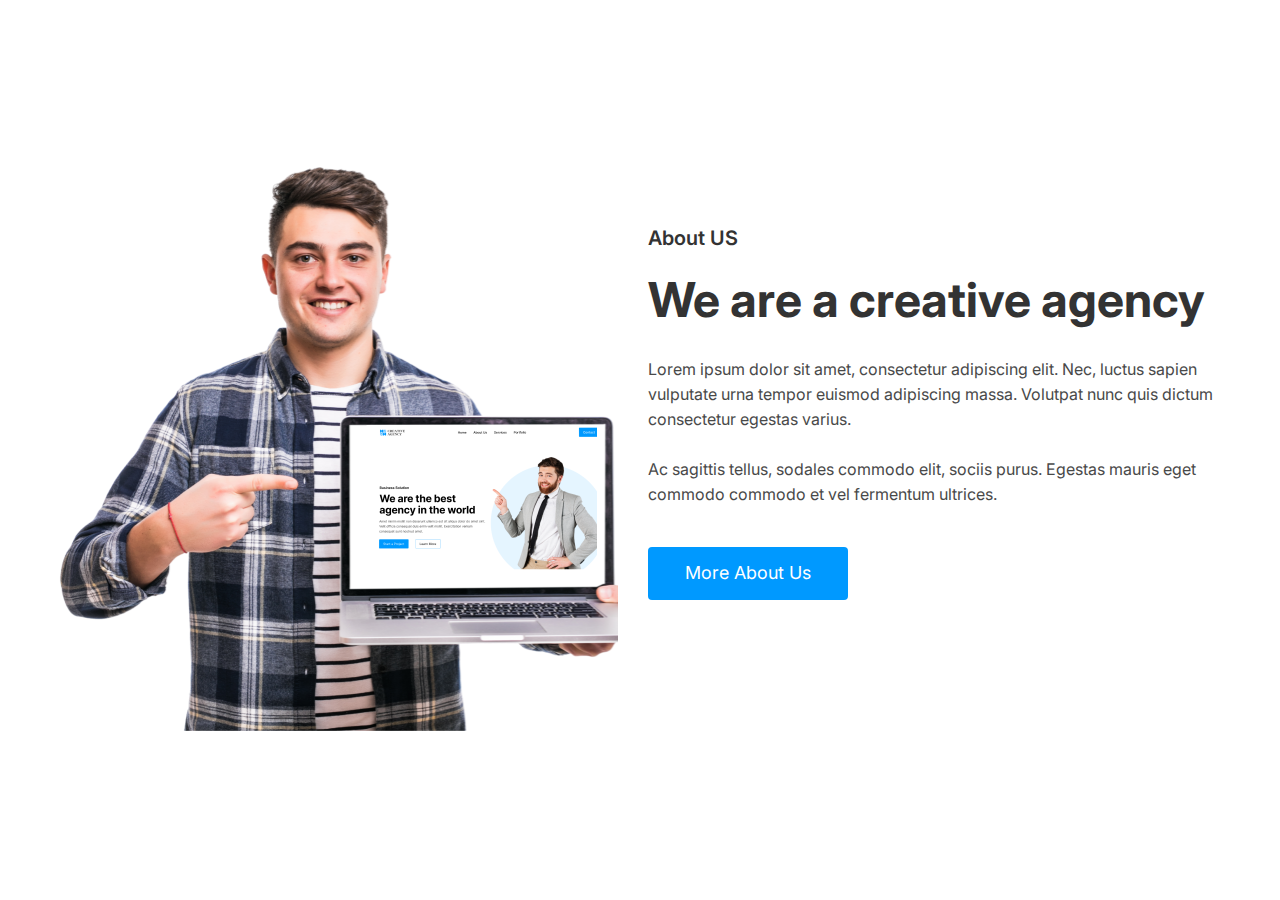
<file: aboutUs/index.html>
<!DOCTYPE html>
<html lang="en">
<head>
    <meta charset="UTF-8">
    <meta name="viewport" content="width=device-width, initial-scale=1.0">
    <title>Document</title>
    <link rel="stylesheet" href="./index.css">
</head>
<body>
    <div class="about">
        <div class="img-div"><img src="./img/Screen.png" alt=""></div>
        <div class="right-div">
            <h2>About US</h2>
            <h1>We are a creative agency</h1>
            <p>Lorem ipsum dolor sit amet, consectetur adipiscing elit. Nec, luctus sapien vulputate urna tempor euismod adipiscing massa. Volutpat nunc quis dictum consectetur egestas varius. <br><br>
                Ac sagittis tellus, sodales commodo elit, sociis purus. Egestas mauris eget commodo commodo et vel fermentum ultrices.</p>
            <button>More About Us</button>
            </div>
    </div>    
</body>
</html>
</file>
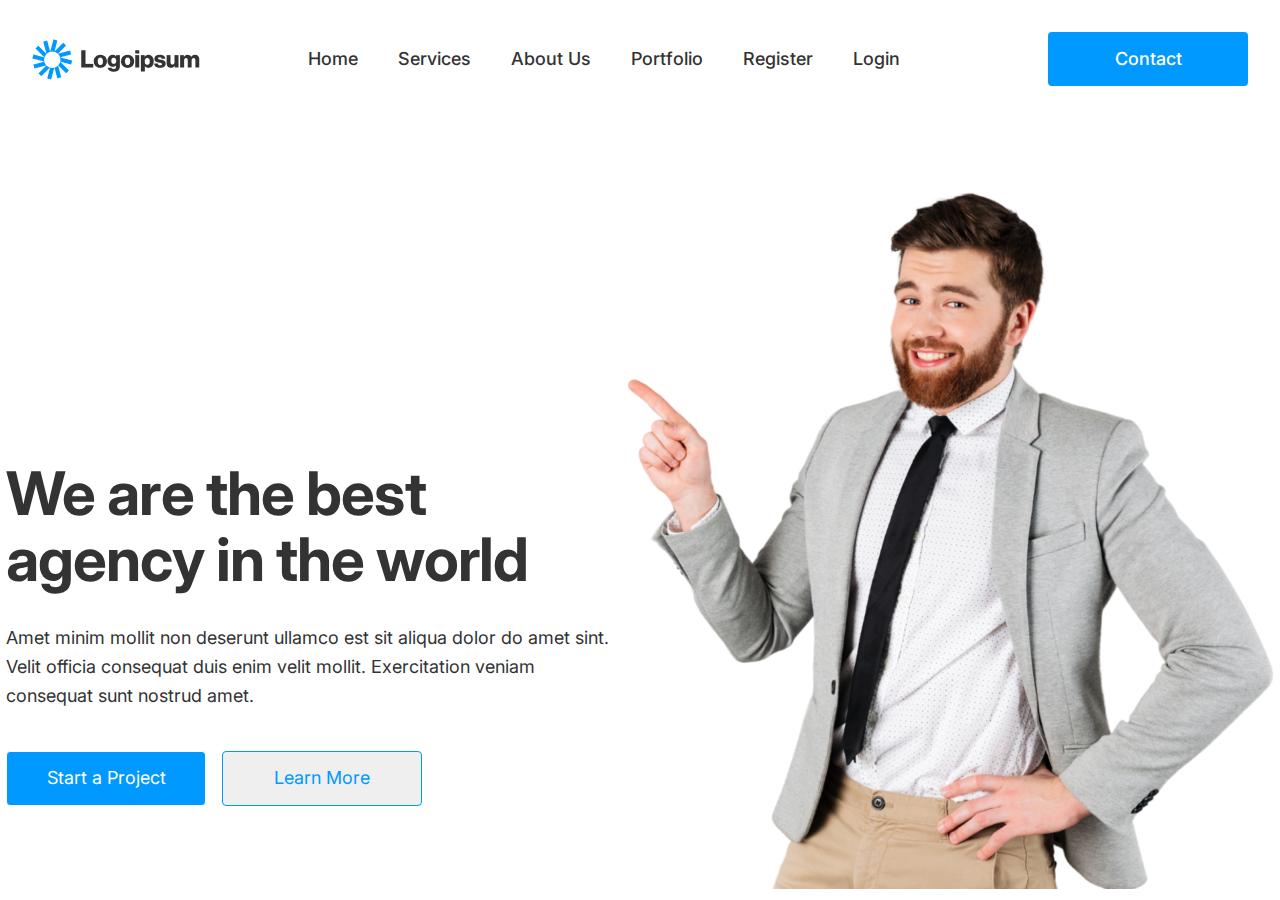
<file: homePage/index.html>
<!DOCTYPE html>
<html lang="en">
<head>
    <meta charset="UTF-8">
    <meta name="viewport" content="width=device-width, initial-scale=1.0">
    <title>Document</title>
    <link rel="stylesheet" href="./index.css">
</head>
<body>
    <div class="home">
        <nav>
            <img src="./img/Frame.png" alt="">
            <ul>
                <li><a href="../homePage/index.html">Home</a></li>
                <li><a href="../sevicesPage/index.html">Services</a></li>
                <li><a href="../aboutUs/index.html">About Us</a></li>
                <li><a href="#">Portfolio</a></li>
                <li><a href="../registerPage/index.html">Register</a></li>
                <li><a href="../loginPage/index.html">Login</a></li>
            </ul>
            <button>Contact</button>
        </nav>
        <div class="center">
            <div class="left-box">
                <h1>We are the best <br> agency in the world</h1>
                <p>Amet minim mollit non deserunt ullamco est sit aliqua dolor do amet sint. <br> Velit officia consequat duis enim velit mollit. Exercitation veniam <br> consequat sunt nostrud amet.</p>
                <div class="btns">
                    <button class="first">Start a Project</button>
                    <button class="last">Learn More</button>
                </div>
            </div>
            <img class="mid-img" src="./img/Blue Orange Simple Minimalist Digital Marketing Agency Instagram Post 1.png" alt="">
        </div> 
    </div>
</body>
</html>
</file>
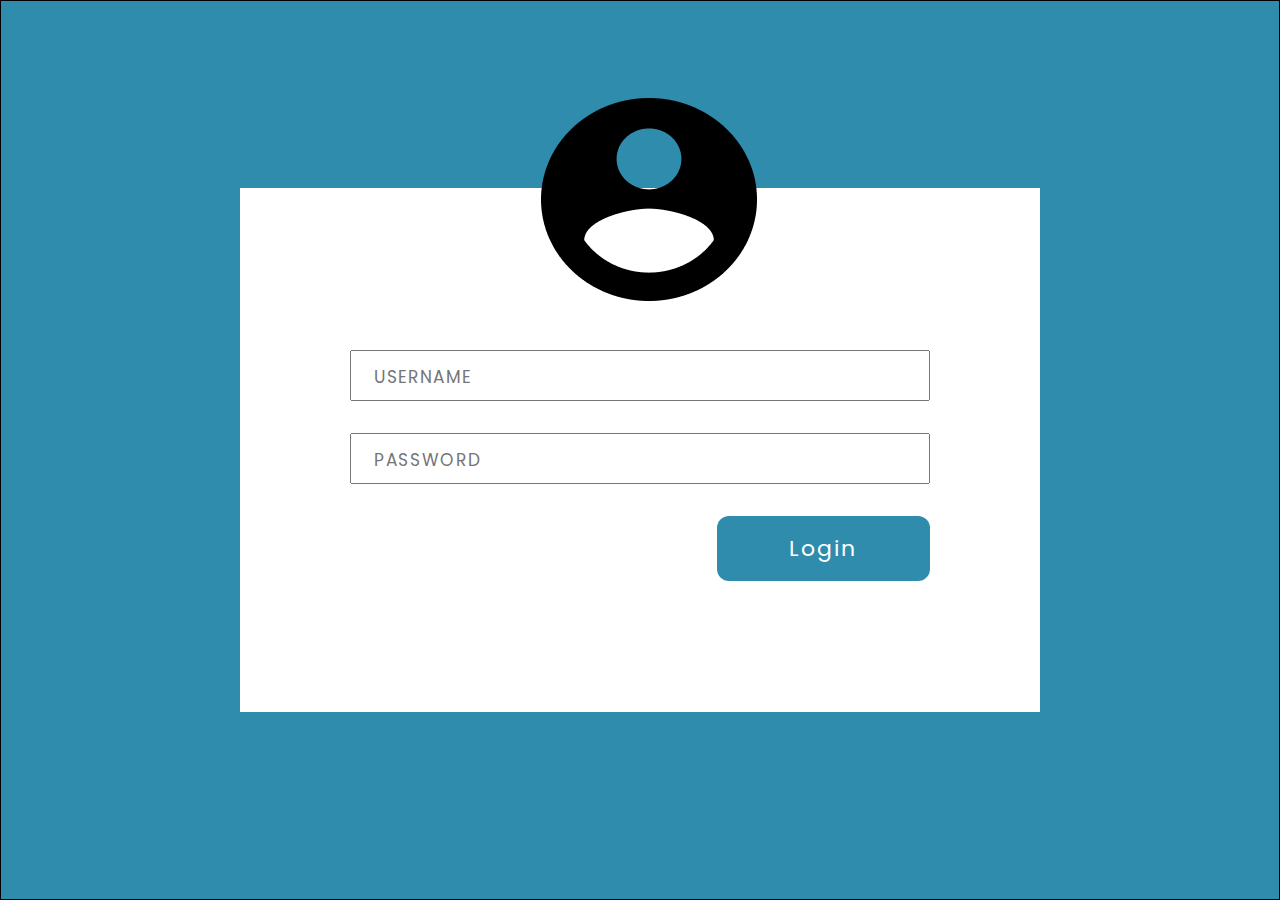
<file: loginPage/index.html>
<!DOCTYPE html>
<html lang="en">
<head>
    <meta charset="UTF-8">
    <meta name="viewport" content="width=device-width, initial-scale=1.0">
    <title>Document</title>
    <link rel="stylesheet" href="./index.css">
</head>
<body>
    <div class="register">
        <div class="box">
            <img class="profile-img" src="./img/Vector (6).png" alt="">
            <form action="">
                <input class="name-input" type="text" placeholder="USERNAME">
                <input class="password-input" type="password" placeholder="PASSWORD">
                <button class="login-btn">Login</button>
                <p class="error">Please fill in all fields</p>

            </form>
        </div>
    </div>
</body>
<script src="./index.js"></script>
</html>
</file>
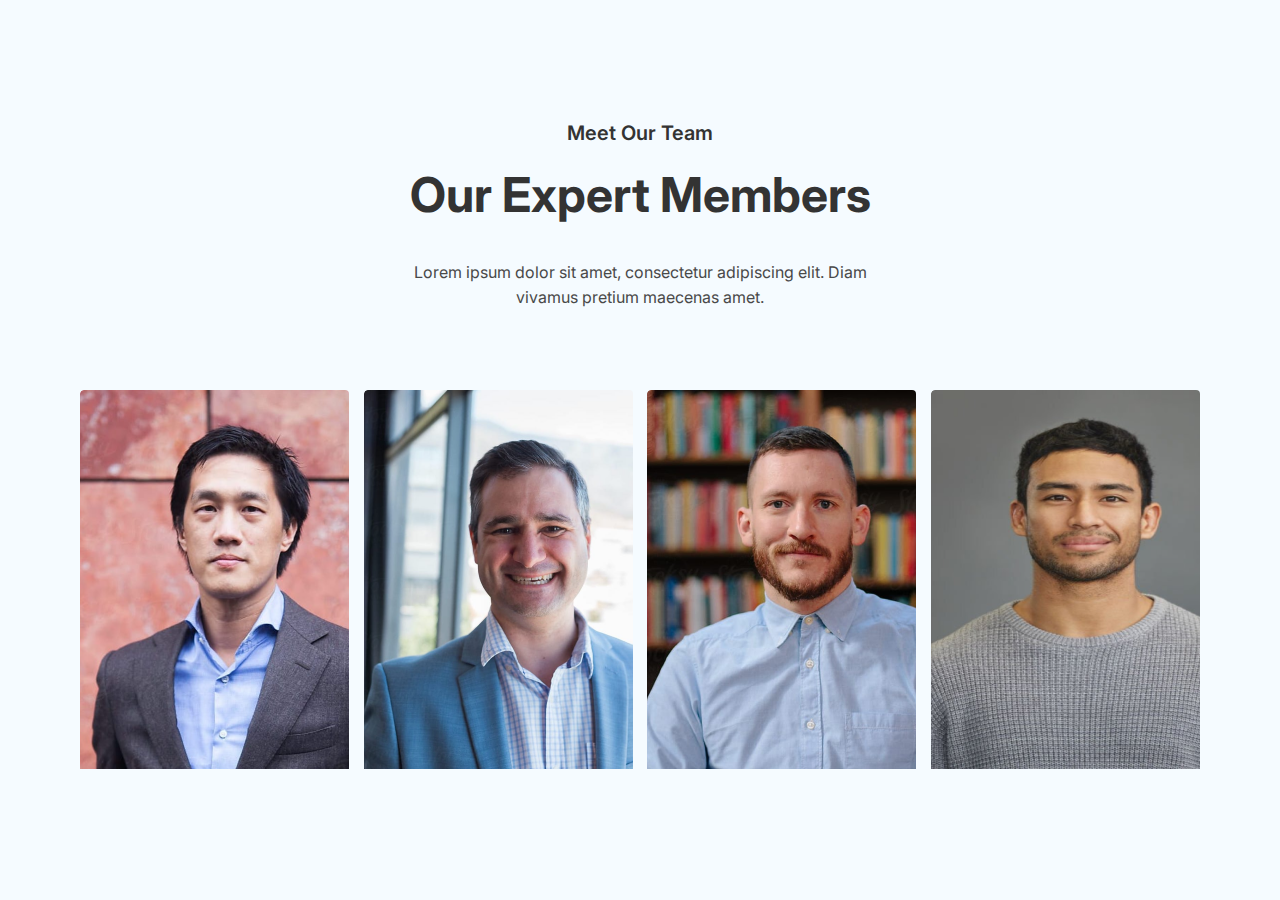
<file: portfolioPage/index.html>
<!DOCTYPE html>
<html lang="en">
  <head>
    <meta charset="UTF-8" />
    <meta name="viewport" content="width=device-width, initial-scale=1.0" />
    <title>Document</title>
    <link rel="stylesheet" href="./index.css" />
  </head>
  <body>
    <div class="portfolio">
      <h2>Meet Our Team</h2>
      <h1>Our Expert Members</h1>
      <p>
        Lorem ipsum dolor sit amet, consectetur adipiscing elit. Diam <br />
        vivamus pretium maecenas amet.
      </p>
      <ul>
        <li class="li-1">
          <div class="li-box"></div>
        </li>
        <li class="li-2"></li>
        <li class="li-3"></li>
        <li class="li-4"></li>
      </ul>
    </div>
  </body>
</html>
</file>
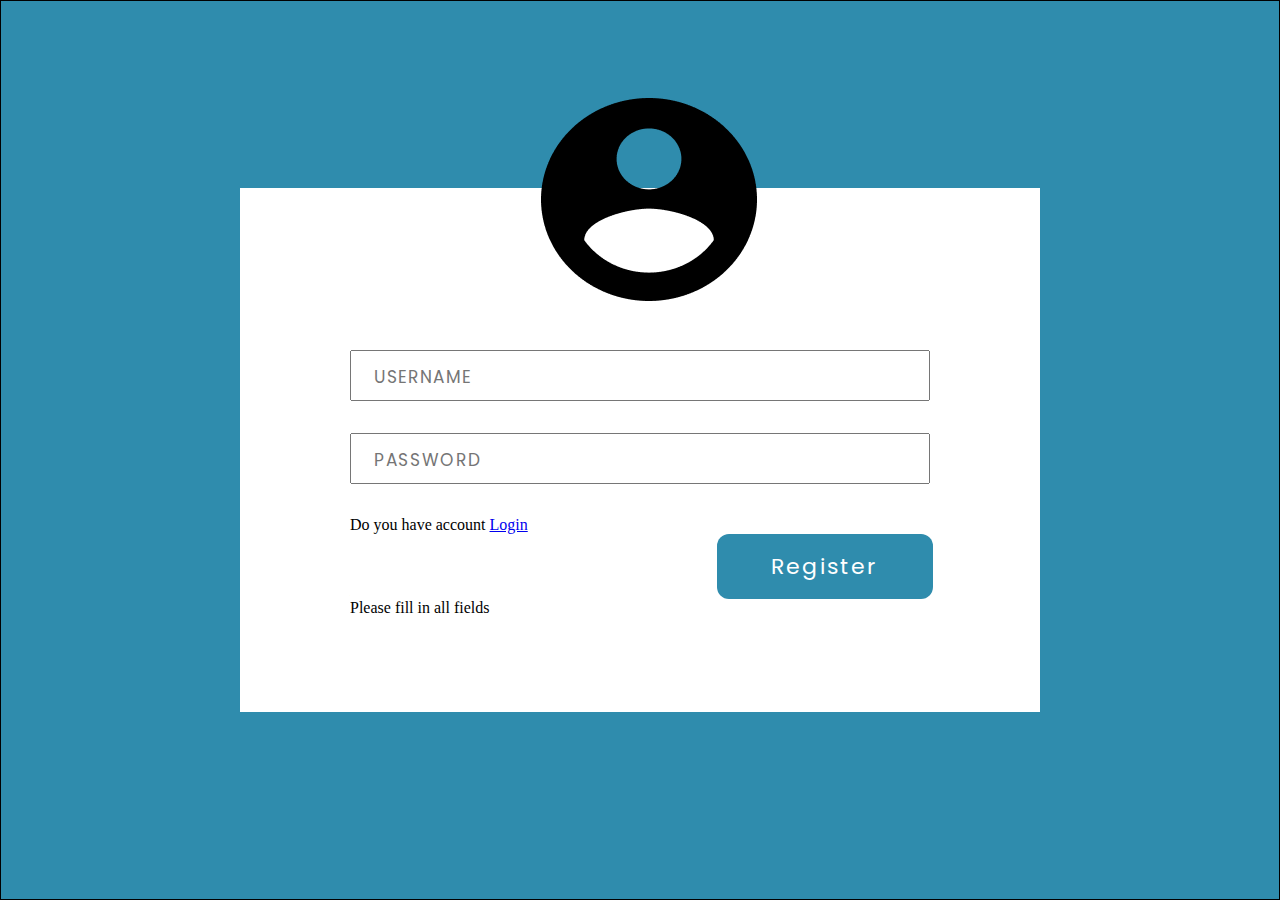
<file: registerPage/index.html>
<!DOCTYPE html>
<html lang="en">
<head>
    <meta charset="UTF-8">
    <meta name="viewport" content="width=device-width, initial-scale=1.0">
    <title>Document</title>
    <link rel="stylesheet" href="./index.css">
</head>
<body>
    <div class="register">
        <div class="box">
            <img class="profile-img" src="./img/Vector (6).png" alt="">
            <form action="">
                <input class="name-input" type="text" placeholder="USERNAME">
                <input class="password-input" type="password" placeholder="PASSWORD" required>
                <p class="link-login">Do you have account <a href="../loginPage/index.html">Login</a></p>
                <button class="register-btn">Register</button>
                <p class="error">Please fill in all fields</p>
            </form>
        </div>
    </div>
</body>
<script src="./index.js"></script>
</html>
</file>
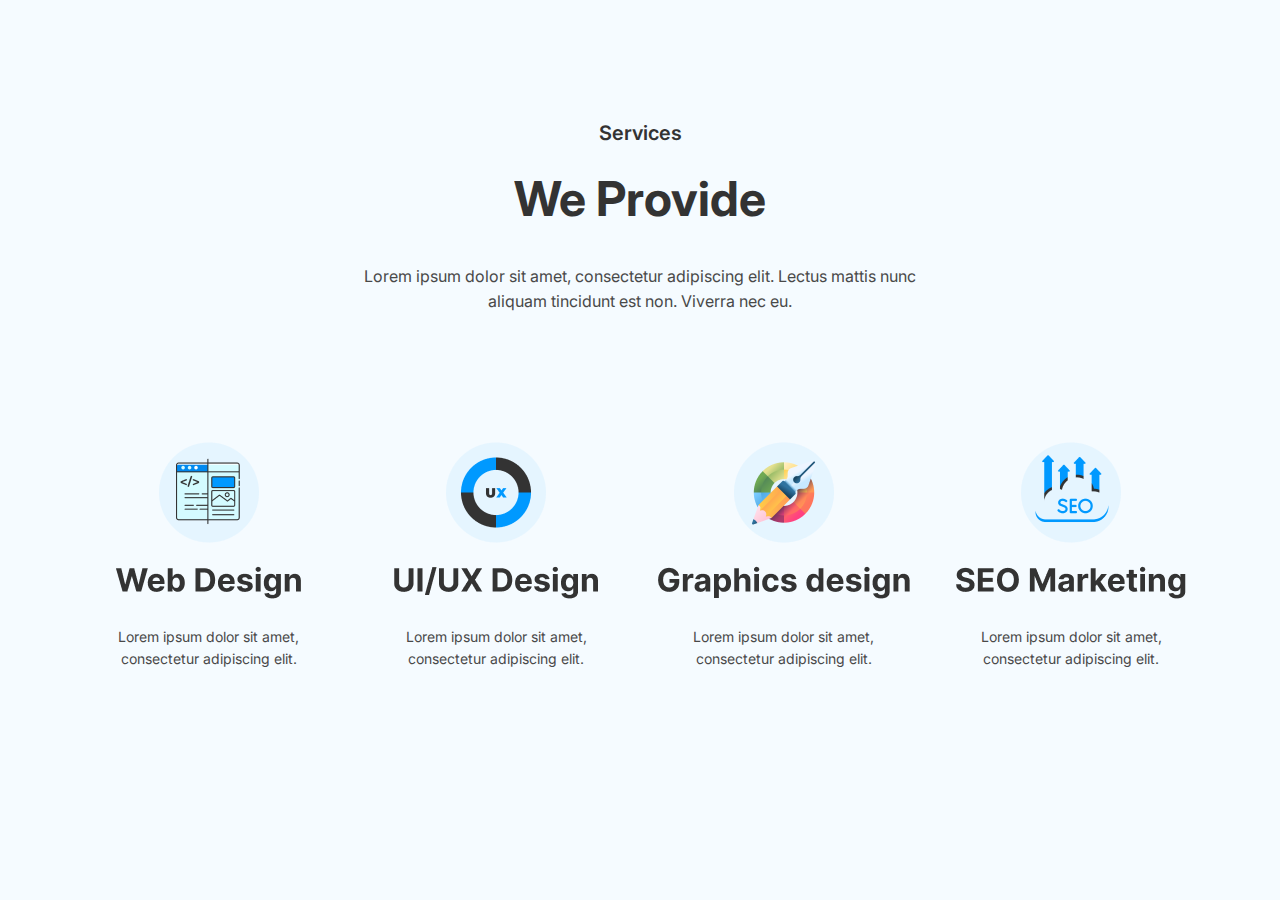
<file: sevicesPage/index.html>
<!DOCTYPE html>
<html lang="en">
<head>
    <meta charset="UTF-8">
    <meta name="viewport" content="width=device-width, initial-scale=1.0">
    <title>Document</title>
    <link rel="stylesheet" href="./index.css">
</head>
<body>
    <div class="services">
        <h2>Services</h2>
        <h1>We Provide</h1>
        <h3>Lorem ipsum dolor sit amet, consectetur adipiscing elit. Lectus mattis nunc <br> aliquam tincidunt est non. Viverra nec eu.</h3>
        <ul>
            <li><img src="./img/Frame 12.png" alt=""><p>Lorem ipsum dolor sit amet,<br> consectetur adipiscing elit.</p></li>
            <li><img src="./img/Frame 12 (1).png" alt=""><p>Lorem ipsum dolor sit amet,<br> consectetur adipiscing elit.</p></li>
            <li><img src="./img/Frame 12 (2).png" alt=""><p>Lorem ipsum dolor sit amet,<br> consectetur adipiscing elit.</p></li>
            <li><img src="./img/Frame 12 (3).png" alt=""><p>Lorem ipsum dolor sit amet,<br> consectetur adipiscing elit.</p></li>
        </ul>
    </div>
    
</body>
</html>
</file>
<file: aboutUs/index.css>
@import url("https://fonts.googleapis.com/css2?family=Inter:wght@400;600;700;800&display=swap");
* {
  padding: 0;
  margin: 0;
  box-sizing: border-box;
}

.about {
  padding: 167px 50px;
  width: 100%;
  min-height: 100vh;
  display: flex;
  justify-content: space-between;
}
.about .img-div {
  position: relative;
  margin-right: 30px;
  width: 616px;
  height: 564px;
  background-image: url(./img/young-blackhaired-man-demonstrating-something-bright-laptop\ 1.png);
}
.about .img-div img {
  position: absolute;
  left: 315px;
  top: 258px;
}
.about .right-div {
  width: 632px;
  margin-top: 58px;
}
.about .right-div h2 {
  margin-bottom: 16px;
  color: var(--Primary-colors, #333);
  font-family: Inter;
  font-size: 20px;
  font-style: normal;
  font-weight: 600;
  line-height: 130%;
}
.about .right-div h1 {
  margin-bottom: 24px;
  color: var(--Primary-colors, #333);
  font-family: Inter;
  font-size: 48px;
  font-style: normal;
  font-weight: 700;
  line-height: 138%;
}
.about .right-div p {
  margin-bottom: 40px;
  color: var(--Body, #494949);
  font-family: Inter;
  font-size: 16px;
  font-style: normal;
  font-weight: 400;
  line-height: 156%;
}
.about .right-div button {
  border: none;
  width: 200px;
  height: 53px;
  border-radius: 4px;
  background: var(--secendery, #09F);
  color: #FFF;
  font-family: Inter;
  font-size: 18px;
  font-style: normal;
  font-weight: 400;
  line-height: 160%;
}/*# sourceMappingURL=index.css.map */
</file>
<file: homePage/index.css>
@import url("https://fonts.googleapis.com/css2?family=Inter:wght@400;500;700&display=swap");
* {
  margin: 0;
  padding: 0;
  box-sizing: border-box;
}

.home {
  width: 100%;
  min-height: 100vh;
}
.home nav {
  padding: 32px;
  display: flex;
  align-items: center;
  justify-content: space-between;
}
.home nav ul {
  display: flex;
  align-items: center;
}
.home nav ul li {
  list-style-type: none;
  margin-right: 40px;
}
.home nav ul li a {
  text-decoration: none;
  color: var(--Primary-colors, #333);
  font-family: Inter;
  font-size: 18px;
  font-style: normal;
  font-weight: 500;
  line-height: 160%;
}
.home nav button {
  width: 200px;
  padding: 12px 0 12px 0;
  border: none;
  border-radius: 4px;
  background: var(--secendery, #09F);
  color: #FFF;
  font-family: Inter;
  font-size: 18px;
  font-style: normal;
  font-weight: 500;
  line-height: 30px;
  /* 166.667% */
}
.home .center {
  width: 100%;
  padding-top: 55px;
  display: flex;
  justify-content: center;
  align-items: center;
}
.home .center .left-box {
  margin-top: 204px;
}
.home .center .left-box h1 {
  margin-bottom: 32px;
  color: var(--Primary-colors, #333);
  font-family: Inter;
  font-size: 60px;
  font-style: normal;
  font-weight: 700;
  line-height: 110%;
  letter-spacing: -0.9px;
}
.home .center .left-box p {
  margin-bottom: 40px;
  color: var(--Primary-colors, #333);
  font-family: Inter;
  font-size: 18px;
  font-style: normal;
  font-weight: 400;
  line-height: 160%;
}
.home .center .left-box .btns {
  display: flex;
}
.home .center .left-box .btns .first {
  margin-right: 16px;
  width: 200px;
  padding: 12px 0 12px 0;
  color: var(--Basic, #FFF);
  font-family: Inter;
  font-size: 18px;
  font-style: normal;
  font-weight: 400;
  line-height: 160%;
  border-radius: 4px;
  border: 1px solid var(--Basic, #FFF);
  background: var(--secendery, #09F);
}
.home .center .left-box .btns .last {
  border-radius: 4px;
  width: 200px;
  padding: 12px 0 12px 0;
  color: var(--secendery, #09F);
  font-family: Inter;
  font-size: 18px;
  font-style: normal;
  font-weight: 400;
  line-height: 160%;
  border: 1px solid var(--secendery, #09F);
}/*# sourceMappingURL=index.css.map */
</file>
<file: loginPage/index.css>
@import url("https://fonts.googleapis.com/css2?family=Poppins&display=swap");
* {
  padding: 0;
  margin: 0;
  box-sizing: border-box;
}

.register {
  width: 100%;
  height: 100vh;
  border: 1px solid #000;
  background: #2F8CAD;
  box-shadow: 0px 4px 4px 0px rgba(0, 0, 0, 0.25);
  display: flex;
  align-items: center;
  justify-content: center;
}
.register .box {
  position: relative;
  width: 800px;
  height: 524px;
  padding: 162px 110px 32px 110px;
  background: #FFF;
}
.register .box .profile-img {
  position: absolute;
  left: 301px;
  top: -90px;
}
.register .box form input {
  width: 100%;
  height: 51px;
  margin-bottom: 32px;
  padding: 12px 0px 10px 22px;
  color: #000;
  font-family: Poppins;
  font-size: 17px;
  font-style: normal;
  font-weight: 400;
  line-height: normal;
  letter-spacing: 1.7px;
}
.register .box form .login-btn {
  border: none;
  width: 213px;
  height: 65px;
  display: block;
  margin-left: auto;
  border-radius: 12px;
  background: #2F8CAD;
  color: #FFF;
  text-align: center;
  font-family: Poppins;
  font-size: 22px;
  font-style: normal;
  font-weight: 400;
  line-height: normal;
  letter-spacing: 2.2px;
}
.register .box form .error {
  font-size: 20px;
  margin-top: 20px;
  text-align: center;
  background-color: #FEE;
  border: 1px solid #EDD;
  color: #A66;
  display: none;
}/*# sourceMappingURL=index.css.map */
</file>
<file: portfolioPage/index.css>
@import url("https://fonts.googleapis.com/css2?family=Inter:wght@400;600;700;800&display=swap");
* {
  padding: 0;
  margin: 0;
  box-sizing: border-box;
}

.portfolio {
  width: 100%;
  min-height: 100vh;
  padding: 120px 80px;
  background: rgba(0, 153, 255, 0.04);
  display: flex;
  flex-direction: column;
  align-items: center;
}
.portfolio h2 {
  margin-bottom: 16px;
  color: var(--Primary-colors, #333);
  font-family: Inter;
  font-size: 20px;
  font-style: normal;
  font-weight: 600;
  line-height: 130%;
}
.portfolio h1 {
  margin-bottom: 32px;
  color: var(--Primary-colors, #333);
  font-family: Inter;
  font-size: 48px;
  font-style: normal;
  font-weight: 700;
  line-height: 138%;
}
.portfolio p {
  margin-bottom: 80px;
  color: var(--Body, #494949);
  text-align: center;
  font-family: Inter;
  font-size: 16px;
  font-style: normal;
  font-weight: 400;
  line-height: 156%;
}
.portfolio ul {
  width: 100%;
  display: flex;
  justify-content: space-between;
}
.portfolio ul li {
  list-style-type: none;
  border-radius: 4px 4px 0px 0px;
  width: 24%;
  height: 379px;
}
.portfolio ul .li-1 {
  background-image: url(./img/Rectangle\ 4698.png);
  background-size: cover;
}
.portfolio ul .li-2 {
  background-image: url(./img/Rectangle\ 4698\ \(1\).png);
  background-size: cover;
}
.portfolio ul .li-3 {
  background-image: url(./img/Rectangle\ 4698\ \(2\).png);
  background-size: cover;
}
.portfolio ul .li-4 {
  background-image: url(./img/Rectangle\ 4698\ \(3\).png);
  background-size: cover;
}/*# sourceMappingURL=index.css.map */
</file>
<file: registerPage/index.css>
@import url("https://fonts.googleapis.com/css2?family=Poppins&display=swap");
* {
  padding: 0;
  margin: 0;
  box-sizing: border-box;
}

.register {
  width: 100%;
  height: 100vh;
  border: 1px solid #000;
  background: #2F8CAD;
  box-shadow: 0px 4px 4px 0px rgba(0, 0, 0, 0.25);
  display: flex;
  align-items: center;
  justify-content: center;
}
.register .box {
  position: relative;
  width: 800px;
  height: 524px;
  padding: 162px 110px 32px 110px;
  background: #FFF;
}
.register .box .profile-img {
  position: absolute;
  left: 301px;
  top: -90px;
}
.register .box form input {
  width: 100%;
  height: 51px;
  margin-bottom: 32px;
  padding: 12px 0px 10px 22px;
  color: #000;
  font-family: Poppins;
  font-size: 17px;
  font-style: normal;
  font-weight: 400;
  line-height: normal;
  letter-spacing: 1.7px;
}
.register .box form button {
  padding: 16px 54px;
  margin-left: 367px;
  border: none;
  border-radius: 12px;
  background: #2F8CAD;
  color: #FFF;
  font-family: Poppins;
  font-size: 22px;
  font-style: normal;
  font-weight: 400;
  line-height: normal;
  letter-spacing: 2.2px;
}/*# sourceMappingURL=index.css.map */
</file>
<file: sevicesPage/index.css>
@import url("https://fonts.googleapis.com/css2?family=Inter:wght@400;600;700;800&display=swap");
* {
  padding: 0;
  margin: 0;
  box-sizing: border-box;
}

.services {
  width: 100%;
  min-height: 100vh;
  background: rgba(0, 153, 255, 0.04);
  padding: 120px 80px;
  display: flex;
  flex-direction: column;
  align-items: center;
}
.services h2 {
  margin-bottom: 20px;
  color: var(--Primary-colors, #333);
  font-family: Inter;
  font-size: 20px;
  font-style: normal;
  font-weight: 600;
  line-height: 130%;
}
.services h1 {
  color: var(--Primary-colors, #333);
  font-family: Inter;
  font-size: 48px;
  font-style: normal;
  font-weight: 700;
  line-height: 138%;
  margin-bottom: 32px;
}
.services h3 {
  color: var(--Body, #494949);
  text-align: center;
  font-family: Inter;
  font-size: 16px;
  font-style: normal;
  font-weight: 400;
  line-height: 156%;
  margin-bottom: 71px;
}
.services ul {
  width: 100%;
  display: flex;
  justify-content: space-between;
}
.services ul li {
  display: flex;
  align-items: center;
  justify-content: center;
  flex-direction: column;
  list-style-type: none;
  width: 23%;
  height: 342px;
}
.services ul li p {
  margin-top: 24px;
  color: var(--Body, #494949);
  text-align: center;
  font-family: Inter;
  font-size: 14px;
  font-style: normal;
  font-weight: 400;
  line-height: 155%;
}/*# sourceMappingURL=index.css.map */
</file>
